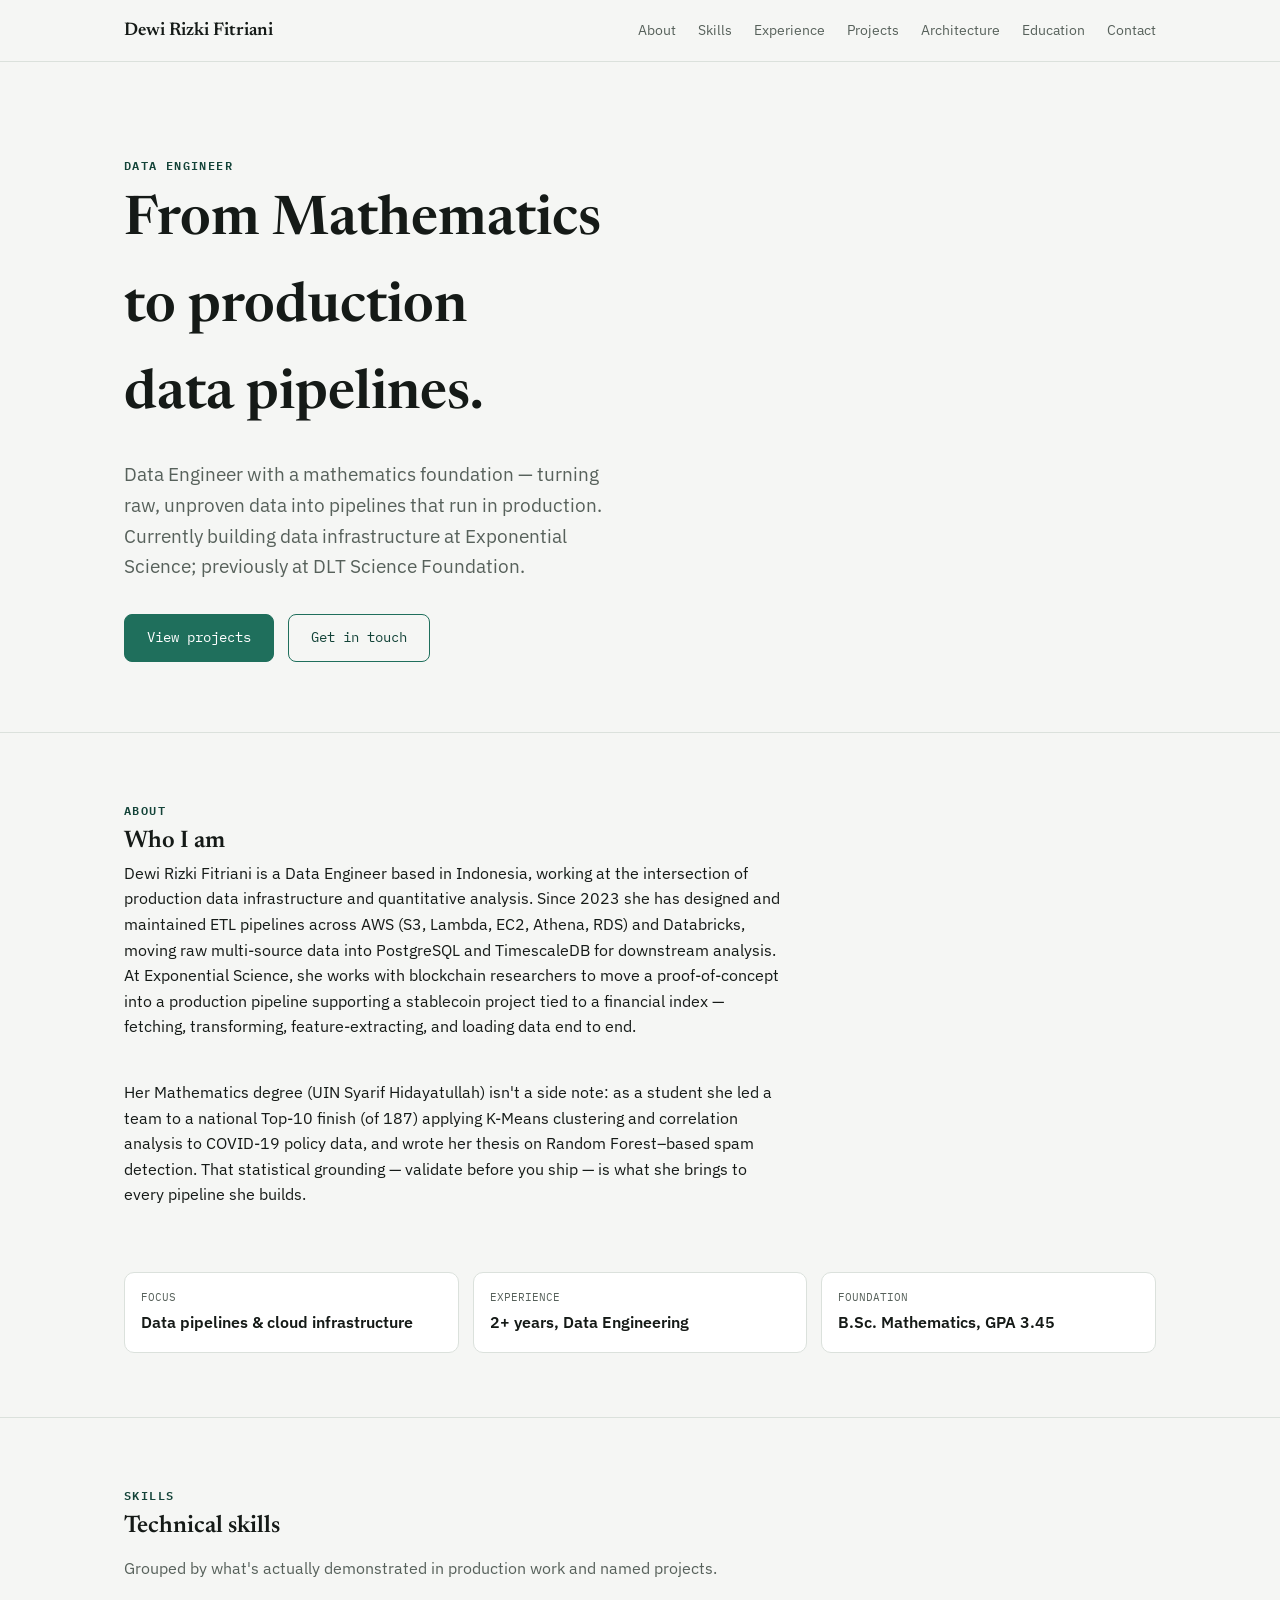
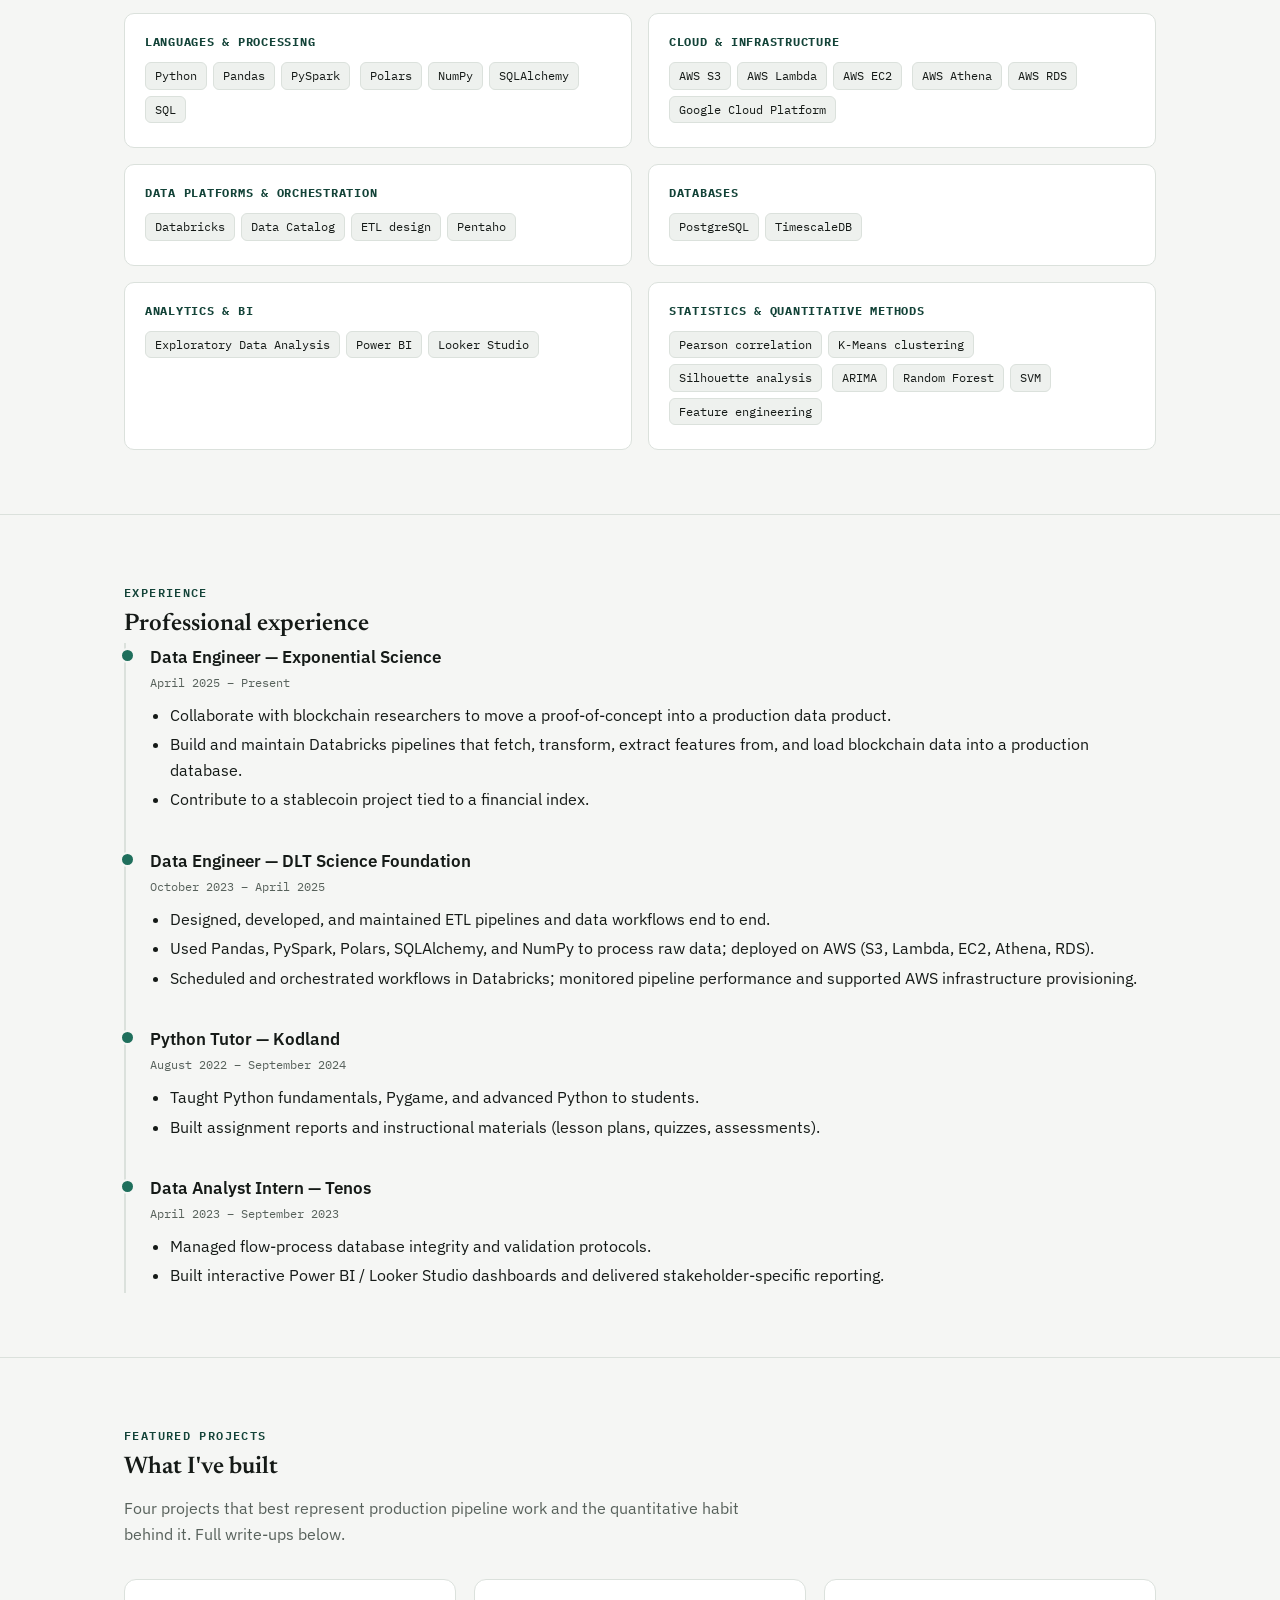
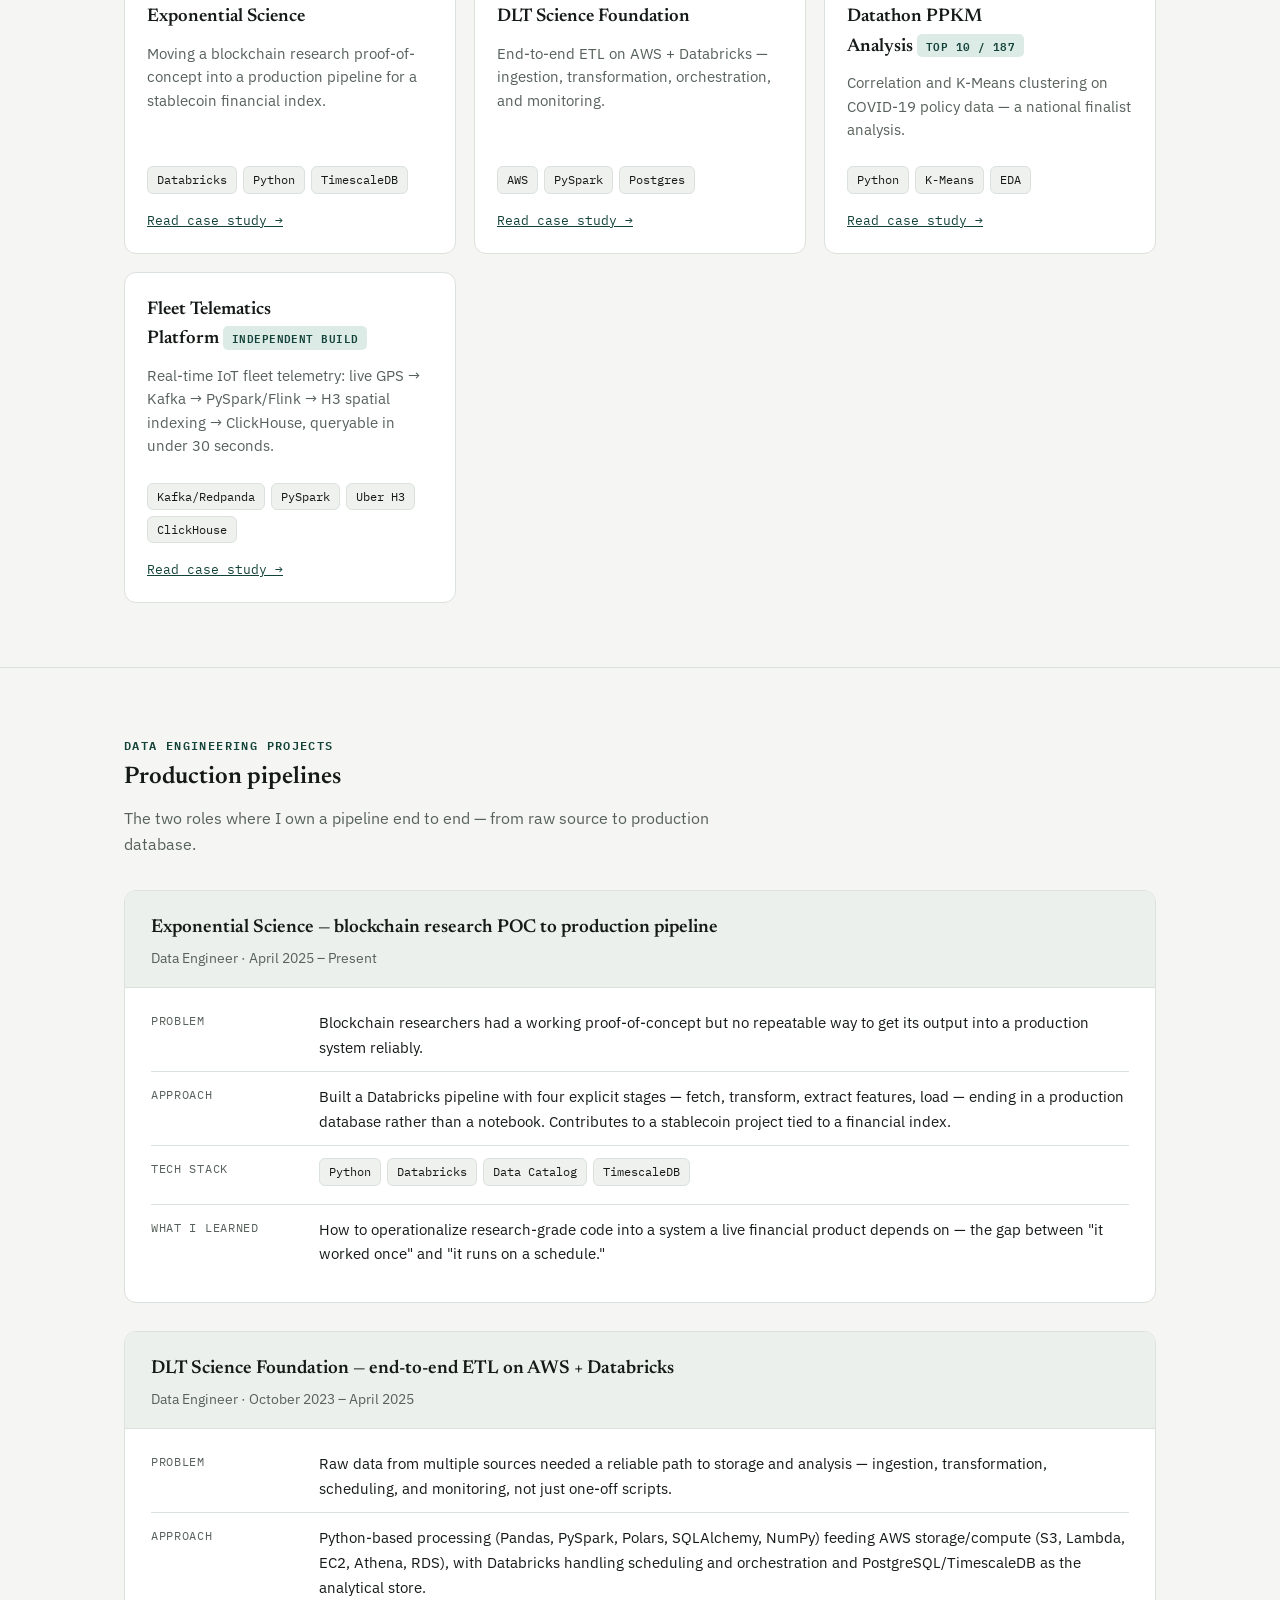
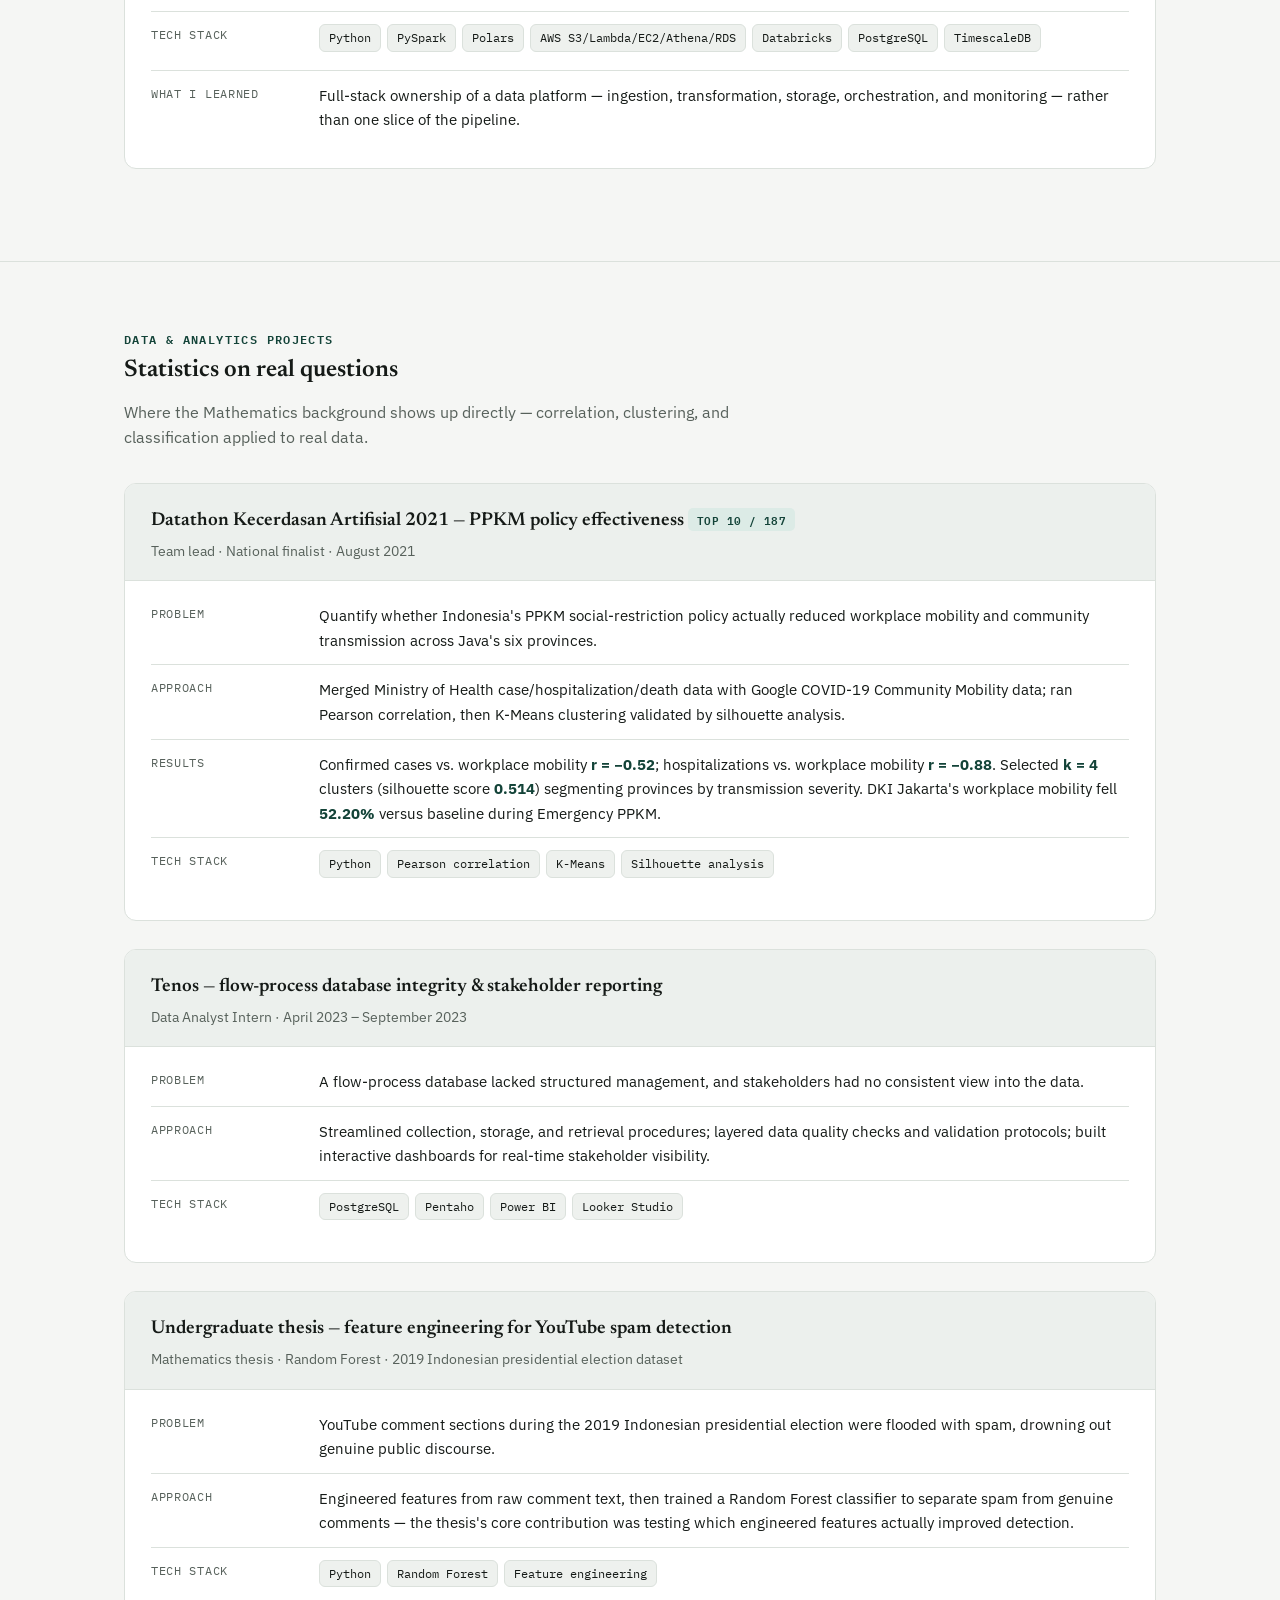
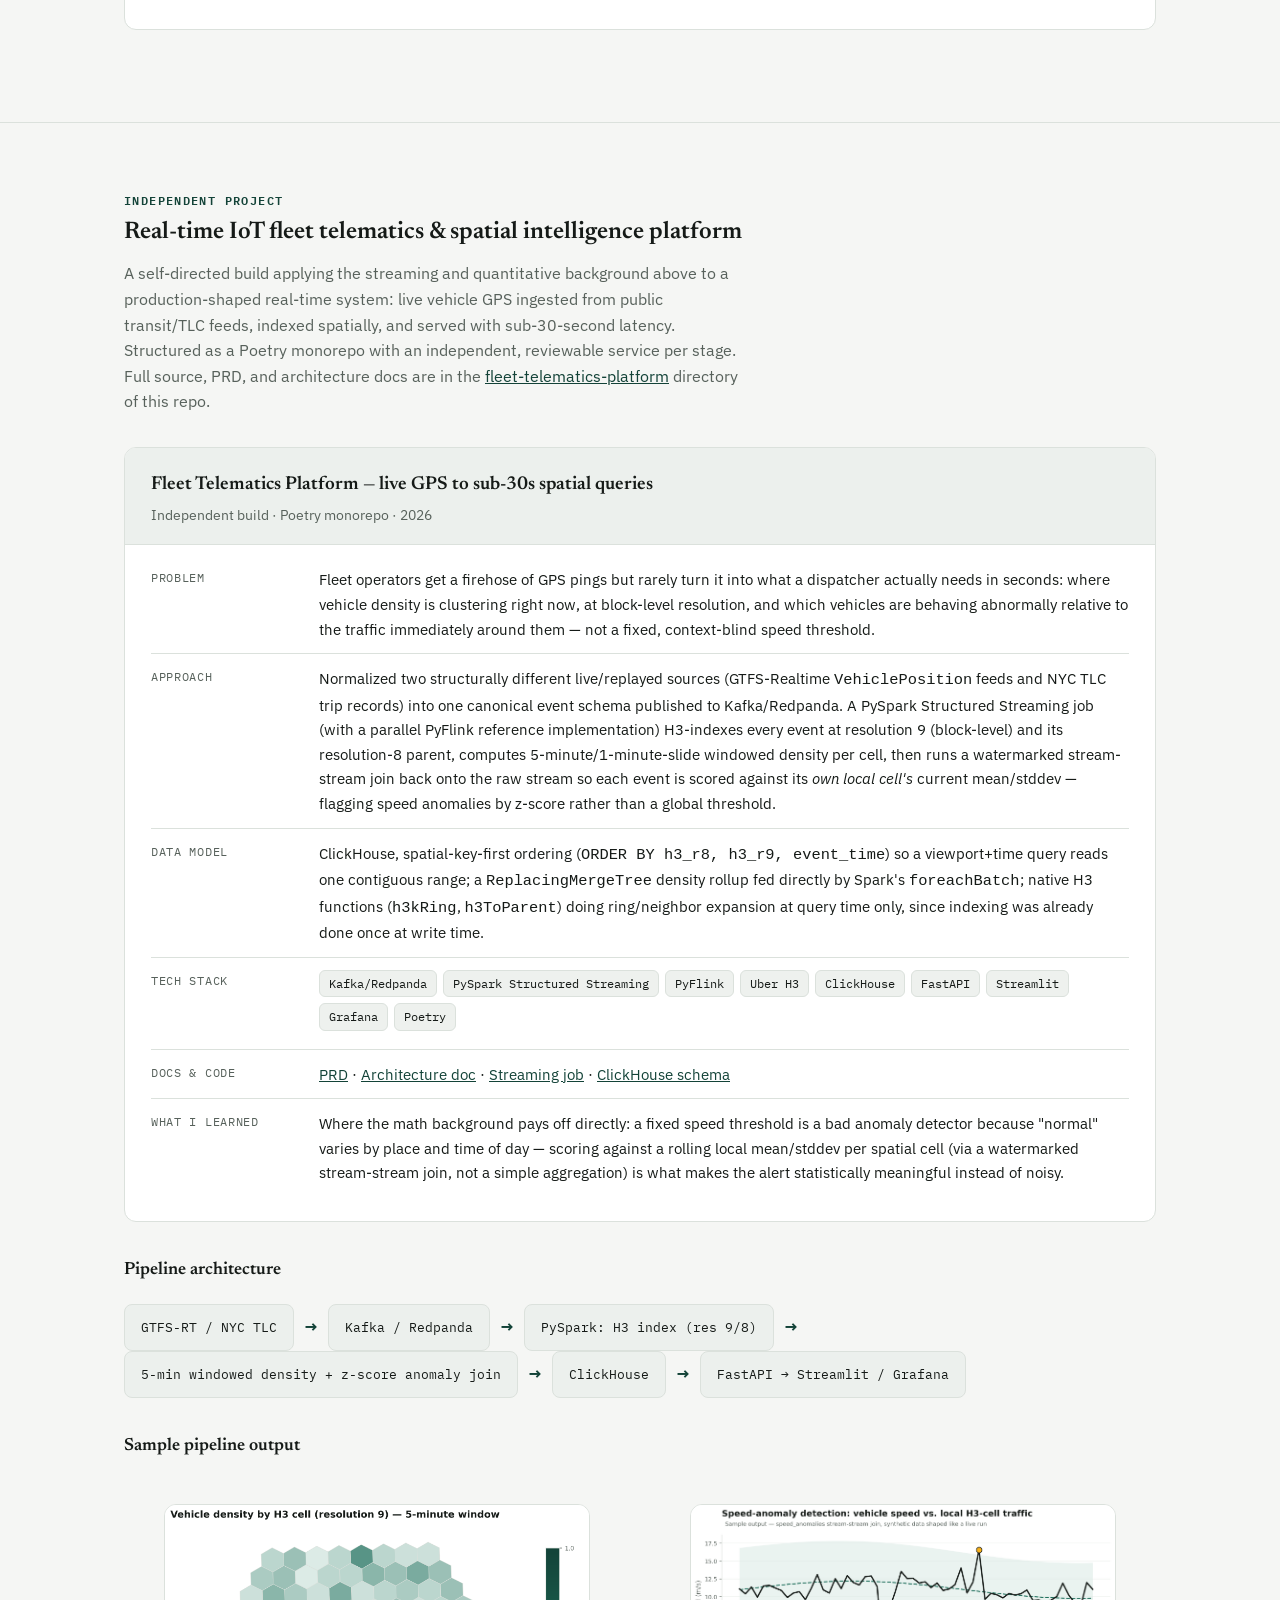
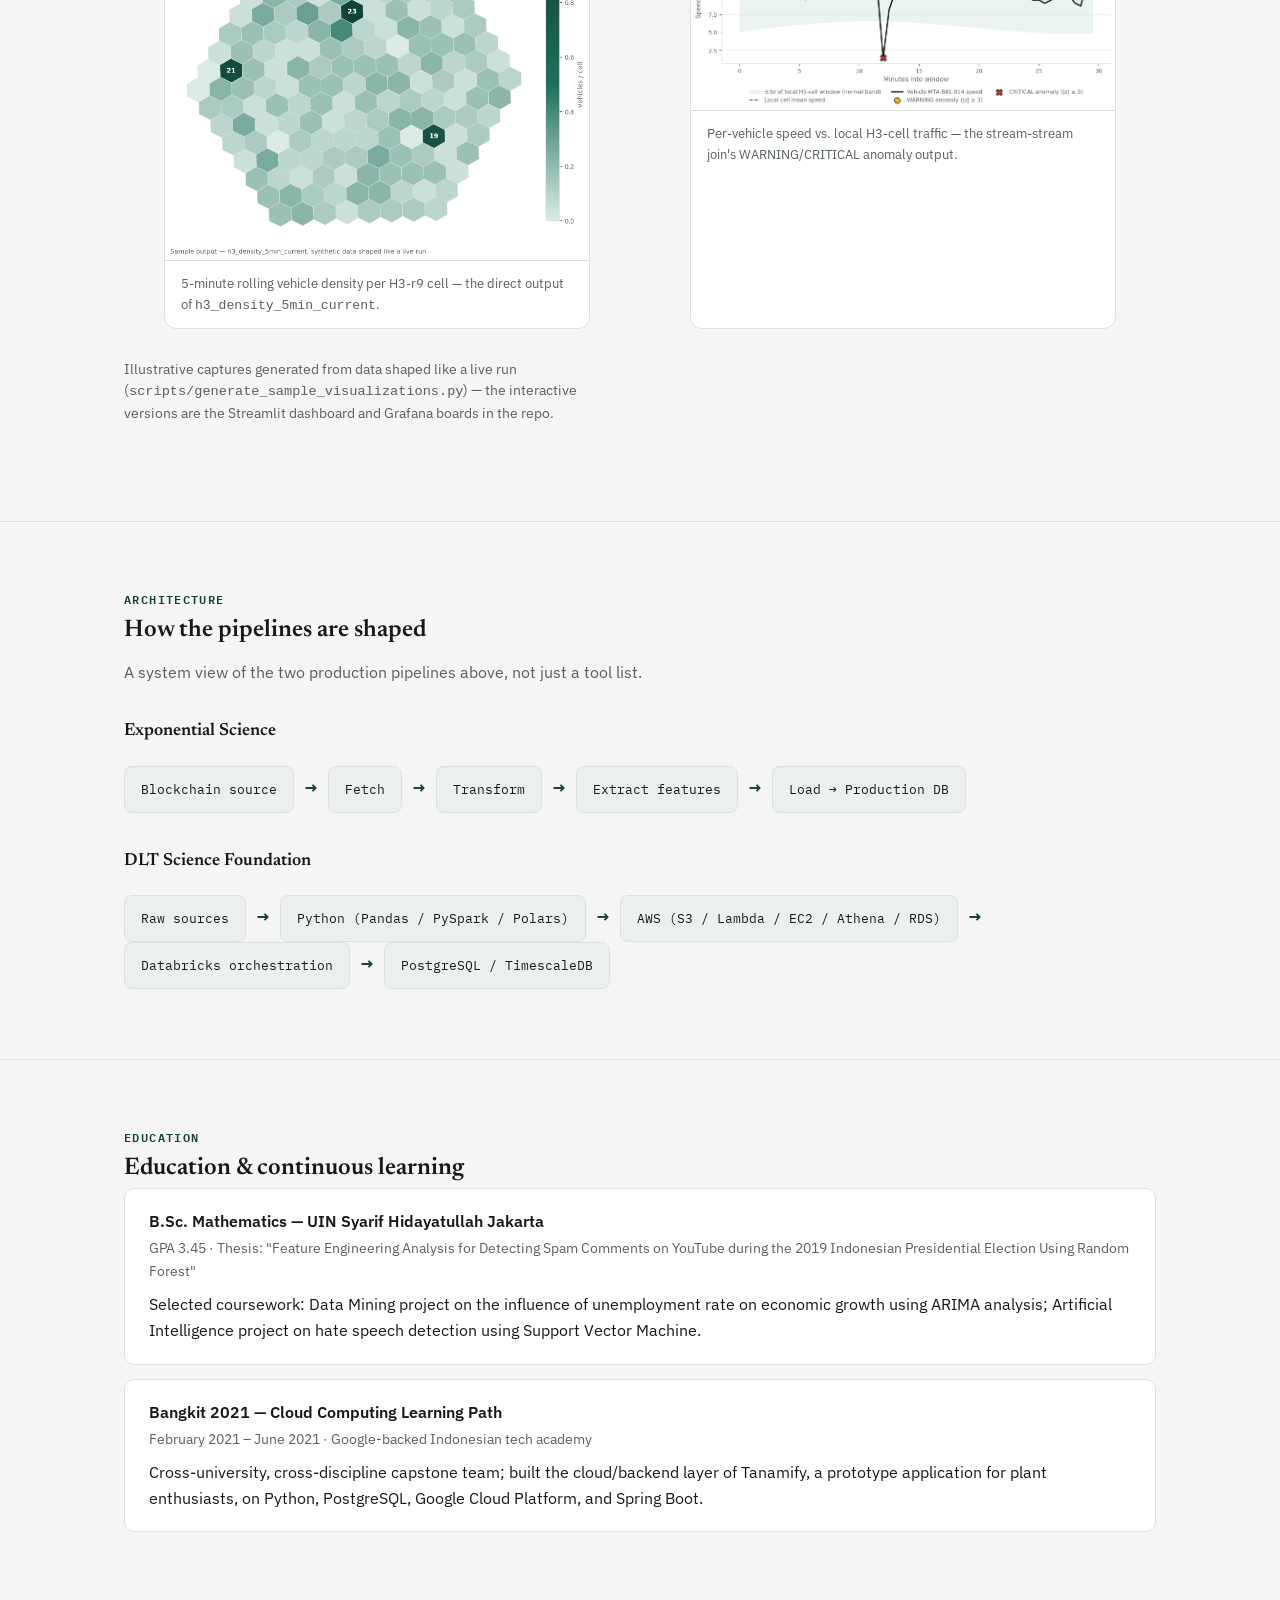
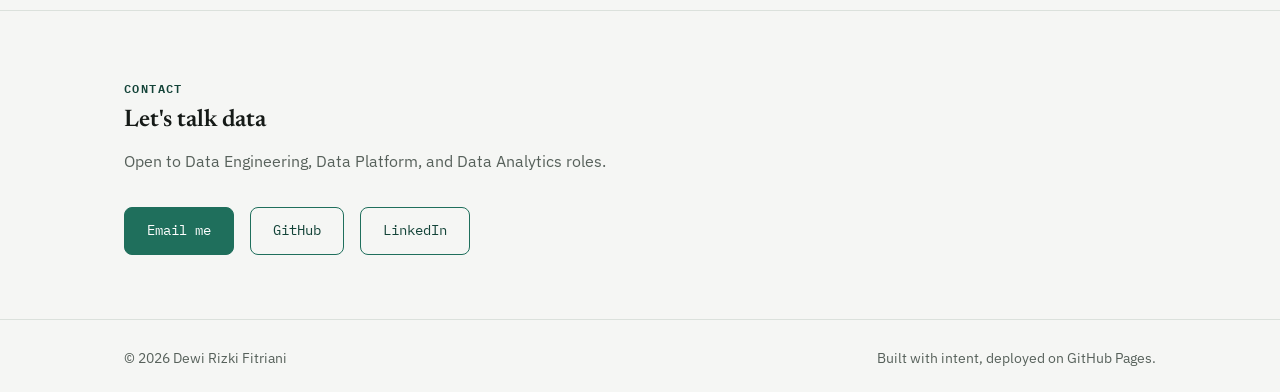
<file: index.html>
<!doctype html>
<html lang="en">
<head>
<meta charset="UTF-8">
<meta name="viewport" content="width=device-width, initial-scale=1.0">
<title>Dewi Rizki Fitriani — Data Engineer</title>
<meta name="description" content="Data Engineer with a mathematics foundation, building ETL pipelines and cloud data infrastructure on AWS and Databricks.">
<link rel="preconnect" href="https://fonts.googleapis.com">
<link rel="stylesheet" href="https://fonts.googleapis.com/css2?family=Newsreader:ital,opsz,wght@0,6..72,400;0,6..72,500;0,6..72,600;0,6..72,700;1,6..72,400&family=IBM+Plex+Sans:wght@400;500;600;700&family=IBM+Plex+Mono:wght@400;500;600&display=swap">
<link rel="stylesheet" href="assets/style.css">
</head>
<body>

<header class="site">
  <div class="wrap bar">
    <div class="brand">Dewi Rizki Fitriani</div>
    <nav class="primary">
      <a href="#about">About</a>
      <a href="#skills">Skills</a>
      <a href="#experience">Experience</a>
      <a href="#projects">Projects</a>
      <a href="#architecture">Architecture</a>
      <a href="#education">Education</a>
      <a href="#contact">Contact</a>
    </nav>
  </div>
</header>

<section class="hero" style="border-top:none;">
  <div class="wrap">
    <span class="eyebrow">Data Engineer</span>
    <h1>From Mathematics to production data pipelines.</h1>
    <p class="tagline">Data Engineer with a mathematics foundation — turning raw, unproven data into pipelines that run in production. Currently building data infrastructure at Exponential Science; previously at DLT Science Foundation.</p>
    <div class="cta-row">
      <a class="btn primary" href="#projects">View projects</a>
      <a class="btn ghost" href="#contact">Get in touch</a>
    </div>
  </div>
</section>

<section id="about">
  <div class="wrap">
    <span class="eyebrow">About</span>
    <h2>Who I am</h2>
    <div class="about-grid">
      <p class="prose" style="max-width:66ch;">Dewi Rizki Fitriani is a Data Engineer based in Indonesia, working at the intersection of production data infrastructure and quantitative analysis. Since 2023 she has designed and maintained ETL pipelines across AWS (S3, Lambda, EC2, Athena, RDS) and Databricks, moving raw multi-source data into PostgreSQL and TimescaleDB for downstream analysis. At Exponential Science, she works with blockchain researchers to move a proof-of-concept into a production pipeline supporting a stablecoin project tied to a financial index — fetching, transforming, feature-extracting, and loading data end to end.</p>
      <p class="prose" style="max-width:66ch;">Her Mathematics degree (UIN Syarif Hidayatullah) isn't a side note: as a student she led a team to a national Top-10 finish (of 187) applying K-Means clustering and correlation analysis to COVID-19 policy data, and wrote her thesis on Random Forest–based spam detection. That statistical grounding — validate before you ship — is what she brings to every pipeline she builds.</p>
      <div class="quickfacts">
        <div class="f"><div class="k">Focus</div><div class="v">Data pipelines &amp; cloud infrastructure</div></div>
        <div class="f"><div class="k">Experience</div><div class="v">2+ years, Data Engineering</div></div>
        <div class="f"><div class="k">Foundation</div><div class="v">B.Sc. Mathematics, GPA 3.45</div></div>
      </div>
    </div>
  </div>
</section>

<section id="skills">
  <div class="wrap">
    <span class="eyebrow">Skills</span>
    <h2>Technical skills</h2>
    <p class="dek">Grouped by what's actually demonstrated in production work and named projects.</p>
    <div class="skillgrid">
      <div class="skillgrp">
        <h4>Languages &amp; processing</h4>
        <span class="tag">Python</span><span class="tag">Pandas</span><span class="tag">PySpark</span>
        <span class="tag">Polars</span><span class="tag">NumPy</span><span class="tag">SQLAlchemy</span><span class="tag">SQL</span>
      </div>
      <div class="skillgrp">
        <h4>Cloud &amp; infrastructure</h4>
        <span class="tag">AWS S3</span><span class="tag">AWS Lambda</span><span class="tag">AWS EC2</span>
        <span class="tag">AWS Athena</span><span class="tag">AWS RDS</span><span class="tag">Google Cloud Platform</span>
      </div>
      <div class="skillgrp">
        <h4>Data platforms &amp; orchestration</h4>
        <span class="tag">Databricks</span><span class="tag">Data Catalog</span><span class="tag">ETL design</span><span class="tag">Pentaho</span>
      </div>
      <div class="skillgrp">
        <h4>Databases</h4>
        <span class="tag">PostgreSQL</span><span class="tag">TimescaleDB</span>
      </div>
      <div class="skillgrp">
        <h4>Analytics &amp; BI</h4>
        <span class="tag">Exploratory Data Analysis</span><span class="tag">Power BI</span><span class="tag">Looker Studio</span>
      </div>
      <div class="skillgrp">
        <h4>Statistics &amp; quantitative methods</h4>
        <span class="tag">Pearson correlation</span><span class="tag">K-Means clustering</span><span class="tag">Silhouette analysis</span>
        <span class="tag">ARIMA</span><span class="tag">Random Forest</span><span class="tag">SVM</span><span class="tag">Feature engineering</span>
      </div>
    </div>
  </div>
</section>

<section id="experience">
  <div class="wrap">
    <span class="eyebrow">Experience</span>
    <h2>Professional experience</h2>
    <div class="tl">
      <div class="tlitem">
        <div class="role">Data Engineer — Exponential Science</div>
        <div class="meta">April 2025 – Present</div>
        <ul>
          <li>Collaborate with blockchain researchers to move a proof-of-concept into a production data product.</li>
          <li>Build and maintain Databricks pipelines that fetch, transform, extract features from, and load blockchain data into a production database.</li>
          <li>Contribute to a stablecoin project tied to a financial index.</li>
        </ul>
      </div>
      <div class="tlitem">
        <div class="role">Data Engineer — DLT Science Foundation</div>
        <div class="meta">October 2023 – April 2025</div>
        <ul>
          <li>Designed, developed, and maintained ETL pipelines and data workflows end to end.</li>
          <li>Used Pandas, PySpark, Polars, SQLAlchemy, and NumPy to process raw data; deployed on AWS (S3, Lambda, EC2, Athena, RDS).</li>
          <li>Scheduled and orchestrated workflows in Databricks; monitored pipeline performance and supported AWS infrastructure provisioning.</li>
        </ul>
      </div>
      <div class="tlitem">
        <div class="role">Python Tutor — Kodland</div>
        <div class="meta">August 2022 – September 2024</div>
        <ul>
          <li>Taught Python fundamentals, Pygame, and advanced Python to students.</li>
          <li>Built assignment reports and instructional materials (lesson plans, quizzes, assessments).</li>
        </ul>
      </div>
      <div class="tlitem">
        <div class="role">Data Analyst Intern — Tenos</div>
        <div class="meta">April 2023 – September 2023</div>
        <ul>
          <li>Managed flow-process database integrity and validation protocols.</li>
          <li>Built interactive Power BI / Looker Studio dashboards and delivered stakeholder-specific reporting.</li>
        </ul>
      </div>
    </div>
  </div>
</section>

<section id="projects">
  <div class="wrap">
    <span class="eyebrow">Featured projects</span>
    <h2>What I've built</h2>
    <p class="dek">Four projects that best represent production pipeline work and the quantitative habit behind it. Full write-ups below.</p>
    <div class="cardgrid">
      <div class="pcard">
        <h3>Exponential Science</h3>
        <p class="hook">Moving a blockchain research proof-of-concept into a production pipeline for a stablecoin financial index.</p>
        <div><span class="tag">Databricks</span><span class="tag">Python</span><span class="tag">TimescaleDB</span></div>
        <a class="readmore" href="#exp-science">Read case study →</a>
      </div>
      <div class="pcard">
        <h3>DLT Science Foundation</h3>
        <p class="hook">End-to-end ETL on AWS + Databricks — ingestion, transformation, orchestration, and monitoring.</p>
        <div><span class="tag">AWS</span><span class="tag">PySpark</span><span class="tag">Postgres</span></div>
        <a class="readmore" href="#dlt-science">Read case study →</a>
      </div>
      <div class="pcard">
        <h3>Datathon PPKM Analysis <span class="badge">Top 10 / 187</span></h3>
        <p class="hook">Correlation and K-Means clustering on COVID-19 policy data — a national finalist analysis.</p>
        <div><span class="tag">Python</span><span class="tag">K-Means</span><span class="tag">EDA</span></div>
        <a class="readmore" href="#datathon">Read case study →</a>
      </div>
      <div class="pcard">
        <h3>Fleet Telematics Platform <span class="badge">Independent build</span></h3>
        <p class="hook">Real-time IoT fleet telemetry: live GPS → Kafka → PySpark/Flink → H3 spatial indexing → ClickHouse, queryable in under 30 seconds.</p>
        <div><span class="tag">Kafka/Redpanda</span><span class="tag">PySpark</span><span class="tag">Uber H3</span><span class="tag">ClickHouse</span></div>
        <a class="readmore" href="#fleet-telematics">Read case study →</a>
      </div>
    </div>
  </div>
</section>

<section id="data-engineering-projects">
  <div class="wrap">
    <span class="eyebrow">Data engineering projects</span>
    <h2>Production pipelines</h2>
    <p class="dek">The two roles where I own a pipeline end to end — from raw source to production database.</p>

    <div class="case" id="exp-science">
      <div class="case-head">
        <h3>Exponential Science — blockchain research POC to production pipeline</h3>
        <div class="meta">Data Engineer · April 2025 – Present</div>
      </div>
      <div class="case-body">
        <div class="field"><div class="k">Problem</div><div class="v">Blockchain researchers had a working proof-of-concept but no repeatable way to get its output into a production system reliably.</div></div>
        <div class="field"><div class="k">Approach</div><div class="v">Built a Databricks pipeline with four explicit stages — fetch, transform, extract features, load — ending in a production database rather than a notebook. Contributes to a stablecoin project tied to a financial index.</div></div>
        <div class="field"><div class="k">Tech stack</div><div class="v"><span class="tag">Python</span><span class="tag">Databricks</span><span class="tag">Data Catalog</span><span class="tag">TimescaleDB</span></div></div>
        <div class="field"><div class="k">What I learned</div><div class="v">How to operationalize research-grade code into a system a live financial product depends on — the gap between "it worked once" and "it runs on a schedule."</div></div>
      </div>
    </div>

    <div class="case" id="dlt-science">
      <div class="case-head">
        <h3>DLT Science Foundation — end-to-end ETL on AWS + Databricks</h3>
        <div class="meta">Data Engineer · October 2023 – April 2025</div>
      </div>
      <div class="case-body">
        <div class="field"><div class="k">Problem</div><div class="v">Raw data from multiple sources needed a reliable path to storage and analysis — ingestion, transformation, scheduling, and monitoring, not just one-off scripts.</div></div>
        <div class="field"><div class="k">Approach</div><div class="v">Python-based processing (Pandas, PySpark, Polars, SQLAlchemy, NumPy) feeding AWS storage/compute (S3, Lambda, EC2, Athena, RDS), with Databricks handling scheduling and orchestration and PostgreSQL/TimescaleDB as the analytical store.</div></div>
        <div class="field"><div class="k">Tech stack</div><div class="v"><span class="tag">Python</span><span class="tag">PySpark</span><span class="tag">Polars</span><span class="tag">AWS S3/Lambda/EC2/Athena/RDS</span><span class="tag">Databricks</span><span class="tag">PostgreSQL</span><span class="tag">TimescaleDB</span></div></div>
        <div class="field"><div class="k">What I learned</div><div class="v">Full-stack ownership of a data platform — ingestion, transformation, storage, orchestration, and monitoring — rather than one slice of the pipeline.</div></div>
      </div>
    </div>
  </div>
</section>

<section id="data-analytics-projects">
  <div class="wrap">
    <span class="eyebrow">Data &amp; analytics projects</span>
    <h2>Statistics on real questions</h2>
    <p class="dek">Where the Mathematics background shows up directly — correlation, clustering, and classification applied to real data.</p>

    <div class="case" id="datathon">
      <div class="case-head">
        <h3>Datathon Kecerdasan Artifisial 2021 — PPKM policy effectiveness <span class="badge">Top 10 / 187</span></h3>
        <div class="meta">Team lead · National finalist · August 2021</div>
      </div>
      <div class="case-body">
        <div class="field"><div class="k">Problem</div><div class="v">Quantify whether Indonesia's PPKM social-restriction policy actually reduced workplace mobility and community transmission across Java's six provinces.</div></div>
        <div class="field"><div class="k">Approach</div><div class="v">Merged Ministry of Health case/hospitalization/death data with Google COVID-19 Community Mobility data; ran Pearson correlation, then K-Means clustering validated by silhouette analysis.</div></div>
        <div class="field"><div class="k">Results</div><div class="v">Confirmed cases vs. workplace mobility <strong>r = −0.52</strong>; hospitalizations vs. workplace mobility <strong>r = −0.88</strong>. Selected <strong>k = 4</strong> clusters (silhouette score <strong>0.514</strong>) segmenting provinces by transmission severity. DKI Jakarta's workplace mobility fell <strong>52.20%</strong> versus baseline during Emergency PPKM.</div></div>
        <div class="field"><div class="k">Tech stack</div><div class="v"><span class="tag">Python</span><span class="tag">Pearson correlation</span><span class="tag">K-Means</span><span class="tag">Silhouette analysis</span></div></div>
      </div>
    </div>

    <div class="case">
      <div class="case-head">
        <h3>Tenos — flow-process database integrity &amp; stakeholder reporting</h3>
        <div class="meta">Data Analyst Intern · April 2023 – September 2023</div>
      </div>
      <div class="case-body">
        <div class="field"><div class="k">Problem</div><div class="v">A flow-process database lacked structured management, and stakeholders had no consistent view into the data.</div></div>
        <div class="field"><div class="k">Approach</div><div class="v">Streamlined collection, storage, and retrieval procedures; layered data quality checks and validation protocols; built interactive dashboards for real-time stakeholder visibility.</div></div>
        <div class="field"><div class="k">Tech stack</div><div class="v"><span class="tag">PostgreSQL</span><span class="tag">Pentaho</span><span class="tag">Power BI</span><span class="tag">Looker Studio</span></div></div>
      </div>
    </div>

    <div class="case">
      <div class="case-head">
        <h3>Undergraduate thesis — feature engineering for YouTube spam detection</h3>
        <div class="meta">Mathematics thesis · Random Forest · 2019 Indonesian presidential election dataset</div>
      </div>
      <div class="case-body">
        <div class="field"><div class="k">Problem</div><div class="v">YouTube comment sections during the 2019 Indonesian presidential election were flooded with spam, drowning out genuine public discourse.</div></div>
        <div class="field"><div class="k">Approach</div><div class="v">Engineered features from raw comment text, then trained a Random Forest classifier to separate spam from genuine comments — the thesis's core contribution was testing which engineered features actually improved detection.</div></div>
        <div class="field"><div class="k">Tech stack</div><div class="v"><span class="tag">Python</span><span class="tag">Random Forest</span><span class="tag">Feature engineering</span></div></div>
      </div>
    </div>
  </div>
</section>

<section id="fleet-telematics-project">
  <div class="wrap">
    <span class="eyebrow">Independent project</span>
    <h2>Real-time IoT fleet telematics &amp; spatial intelligence platform</h2>
    <p class="dek">A self-directed build applying the streaming and quantitative background above to a production-shaped real-time system: live vehicle GPS ingested from public transit/TLC feeds, indexed spatially, and served with sub-30-second latency. Structured as a Poetry monorepo with an independent, reviewable service per stage. Full source, PRD, and architecture docs are in the <a href="https://github.com/dewirizki/dews-personal-portfolio/tree/main/fleet-telematics-platform" target="_blank" rel="noopener">fleet-telematics-platform</a> directory of this repo.</p>

    <div class="case" id="fleet-telematics">
      <div class="case-head">
        <h3>Fleet Telematics Platform — live GPS to sub-30s spatial queries</h3>
        <div class="meta">Independent build · Poetry monorepo · 2026</div>
      </div>
      <div class="case-body">
        <div class="field"><div class="k">Problem</div><div class="v">Fleet operators get a firehose of GPS pings but rarely turn it into what a dispatcher actually needs in seconds: where vehicle density is clustering right now, at block-level resolution, and which vehicles are behaving abnormally relative to the traffic immediately around them — not a fixed, context-blind speed threshold.</div></div>
        <div class="field"><div class="k">Approach</div><div class="v">Normalized two structurally different live/replayed sources (GTFS-Realtime <code>VehiclePosition</code> feeds and NYC TLC trip records) into one canonical event schema published to Kafka/Redpanda. A PySpark Structured Streaming job (with a parallel PyFlink reference implementation) H3-indexes every event at resolution 9 (block-level) and its resolution-8 parent, computes 5-minute/1-minute-slide windowed density per cell, then runs a watermarked stream-stream join back onto the raw stream so each event is scored against its <em>own local cell's</em> current mean/stddev — flagging speed anomalies by z-score rather than a global threshold.</div></div>
        <div class="field"><div class="k">Data model</div><div class="v">ClickHouse, spatial-key-first ordering (<code>ORDER BY h3_r8, h3_r9, event_time</code>) so a viewport+time query reads one contiguous range; a <code>ReplacingMergeTree</code> density rollup fed directly by Spark's <code>foreachBatch</code>; native H3 functions (<code>h3kRing</code>, <code>h3ToParent</code>) doing ring/neighbor expansion at query time only, since indexing was already done once at write time.</div></div>
        <div class="field"><div class="k">Tech stack</div><div class="v"><span class="tag">Kafka/Redpanda</span><span class="tag">PySpark Structured Streaming</span><span class="tag">PyFlink</span><span class="tag">Uber H3</span><span class="tag">ClickHouse</span><span class="tag">FastAPI</span><span class="tag">Streamlit</span><span class="tag">Grafana</span><span class="tag">Poetry</span></div></div>
        <div class="field"><div class="k">Docs &amp; code</div><div class="v"><a href="https://github.com/dewirizki/dews-personal-portfolio/blob/main/fleet-telematics-platform/docs/PRD.md" target="_blank" rel="noopener">PRD</a> · <a href="https://github.com/dewirizki/dews-personal-portfolio/blob/main/fleet-telematics-platform/docs/ARCHITECTURE.md" target="_blank" rel="noopener">Architecture doc</a> · <a href="https://github.com/dewirizki/dews-personal-portfolio/blob/main/fleet-telematics-platform/services/stream_processing/stream_processing/streaming_job.py" target="_blank" rel="noopener">Streaming job</a> · <a href="https://github.com/dewirizki/dews-personal-portfolio/blob/main/fleet-telematics-platform/infra/clickhouse/init/01_schema.sql" target="_blank" rel="noopener">ClickHouse schema</a></div></div>
        <div class="field"><div class="k">What I learned</div><div class="v">Where the math background pays off directly: a fixed speed threshold is a bad anomaly detector because "normal" varies by place and time of day — scoring against a rolling local mean/stddev per spatial cell (via a watermarked stream-stream join, not a simple aggregation) is what makes the alert statistically meaningful instead of noisy.</div></div>
      </div>
    </div>

    <h3 style="font-size:1.1rem;margin:34px 0 6px;">Pipeline architecture</h3>
    <div class="flow">
      <div class="step">GTFS-RT / NYC TLC</div><div class="arrow">→</div>
      <div class="step">Kafka / Redpanda</div><div class="arrow">→</div>
      <div class="step">PySpark: H3 index (res 9/8)</div><div class="arrow">→</div>
      <div class="step">5-min windowed density + z-score anomaly join</div><div class="arrow">→</div>
      <div class="step">ClickHouse</div><div class="arrow">→</div>
      <div class="step">FastAPI → Streamlit / Grafana</div>
    </div>

    <h3 style="font-size:1.1rem;margin:34px 0 6px;">Sample pipeline output</h3>
    <div class="resultgrid">
      <figure class="result">
        <img src="assets/images/fleet-telematics-h3-density.png" alt="H3 resolution-9 hexagon map colored by vehicle density over a 5-minute window, with the three densest cells labeled">
        <figcaption>5-minute rolling vehicle density per H3-r9 cell — the direct output of <code>h3_density_5min_current</code>.</figcaption>
      </figure>
      <figure class="result">
        <img src="assets/images/fleet-telematics-speed-anomaly.png" alt="Line chart of one vehicle's speed against its local H3 cell's mean speed band, with a WARNING and a CRITICAL anomaly point flagged">
        <figcaption>Per-vehicle speed vs. local H3-cell traffic — the stream-stream join's WARNING/CRITICAL anomaly output.</figcaption>
      </figure>
    </div>
    <p class="dek" style="margin-top:14px;font-size:0.85rem;">Illustrative captures generated from data shaped like a live run (<code>scripts/generate_sample_visualizations.py</code>) — the interactive versions are the Streamlit dashboard and Grafana boards in the repo.</p>
  </div>
</section>

<section id="architecture">
  <div class="wrap">
    <span class="eyebrow">Architecture</span>
    <h2>How the pipelines are shaped</h2>
    <p class="dek">A system view of the two production pipelines above, not just a tool list.</p>

    <h3 style="font-size:1.1rem;margin-bottom:6px;">Exponential Science</h3>
    <div class="flow">
      <div class="step">Blockchain source</div><div class="arrow">→</div>
      <div class="step">Fetch</div><div class="arrow">→</div>
      <div class="step">Transform</div><div class="arrow">→</div>
      <div class="step">Extract features</div><div class="arrow">→</div>
      <div class="step">Load → Production DB</div>
    </div>

    <h3 style="font-size:1.1rem;margin:34px 0 6px;">DLT Science Foundation</h3>
    <div class="flow">
      <div class="step">Raw sources</div><div class="arrow">→</div>
      <div class="step">Python (Pandas / PySpark / Polars)</div><div class="arrow">→</div>
      <div class="step">AWS (S3 / Lambda / EC2 / Athena / RDS)</div><div class="arrow">→</div>
      <div class="step">Databricks orchestration</div><div class="arrow">→</div>
      <div class="step">PostgreSQL / TimescaleDB</div>
    </div>
  </div>
</section>

<section id="education">
  <div class="wrap">
    <span class="eyebrow">Education</span>
    <h2>Education &amp; continuous learning</h2>
    <div class="edu-item">
      <div class="school">B.Sc. Mathematics — UIN Syarif Hidayatullah Jakarta</div>
      <div class="meta">GPA 3.45 · Thesis: "Feature Engineering Analysis for Detecting Spam Comments on YouTube during the 2019 Indonesian Presidential Election Using Random Forest"</div>
      <p style="margin-top:10px;">Selected coursework: Data Mining project on the influence of unemployment rate on economic growth using ARIMA analysis; Artificial Intelligence project on hate speech detection using Support Vector Machine.</p>
    </div>
    <div class="edu-item">
      <div class="school">Bangkit 2021 — Cloud Computing Learning Path</div>
      <div class="meta">February 2021 – June 2021 · Google-backed Indonesian tech academy</div>
      <p style="margin-top:10px;">Cross-university, cross-discipline capstone team; built the cloud/backend layer of Tanamify, a prototype application for plant enthusiasts, on Python, PostgreSQL, Google Cloud Platform, and Spring Boot.</p>
    </div>
  </div>
</section>

<section id="contact">
  <div class="wrap">
    <span class="eyebrow">Contact</span>
    <h2>Let's talk data</h2>
    <p class="dek">Open to Data Engineering, Data Platform, and Data Analytics roles.</p>
    <div class="contact-row">
      <a class="btn primary" href="mailto:dewirizkiftrn@gmail.com">Email me</a>
      <a class="btn ghost" href="https://github.com/dewirizki" target="_blank" rel="noopener">GitHub</a>
      <a class="btn ghost" href="https://www.linkedin.com/in/dewirizkifitriani" target="_blank" rel="noopener">LinkedIn</a>
    </div>
  </div>
</section>

<footer class="site">
  <div class="wrap">
    <span>© 2026 Dewi Rizki Fitriani</span>
    <span>Built with intent, deployed on GitHub Pages.</span>
  </div>
</footer>

</body>
</html>
</file>
<file: assets/style.css>
/* ---------------------------------------------------
   Dewi Rizki Fitriani — Data Engineer Portfolio
   Design tokens shared with the Canva deck & blueprint
--------------------------------------------------- */

:root {
  --bg: #F5F6F4;
  --surface: #FFFFFF;
  --surface-alt: #ECF0ED;
  --border: #DBE1DC;
  --text: #151A17;
  --text-muted: #57615B;
  --accent: #1F6F5C;
  --accent-strong: #134338;
  --accent-soft: #DCEBE6;
  --warn: #A9662A;
  --mono-bg: #EEF1EE;
  --max: 1080px;
}

@media (prefers-color-scheme: dark) {
  :root:not([data-theme="light"]) {
    --bg: #12151A;
    --surface: #1A1F25;
    --surface-alt: #20262D;
    --border: #2C333B;
    --text: #E8ECE9;
    --text-muted: #9DA8A2;
    --accent: #57C1A6;
    --accent-strong: #7FD4BC;
    --accent-soft: #1E3833;
    --warn: #E3A45C;
    --mono-bg: #1E252C;
  }
}
:root[data-theme="dark"] {
  --bg: #12151A;
  --surface: #1A1F25;
  --surface-alt: #20262D;
  --border: #2C333B;
  --text: #E8ECE9;
  --text-muted: #9DA8A2;
  --accent: #57C1A6;
  --accent-strong: #7FD4BC;
  --accent-soft: #1E3833;
  --warn: #E3A45C;
  --mono-bg: #1E252C;
}

* { box-sizing: border-box; }
html { scroll-behavior: smooth; }
body {
  margin: 0;
  background: var(--bg);
  color: var(--text);
  font-family: 'IBM Plex Sans', system-ui, sans-serif;
  line-height: 1.6;
  font-size: 16px;
}
h1, h2, h3 {
  font-family: 'Newsreader', Georgia, serif;
  font-weight: 600;
  text-wrap: balance;
  margin: 0;
  color: var(--text);
}
p { margin: 0 0 1em; }
p:last-child { margin-bottom: 0; }
a { color: var(--accent-strong); }
img { max-width: 100%; }

.wrap { max-width: var(--max); margin: 0 auto; padding-inline: 24px; }
.eyebrow {
  font-family: 'IBM Plex Mono', monospace;
  font-size: 0.72rem;
  letter-spacing: 0.12em;
  text-transform: uppercase;
  color: var(--accent-strong);
  font-weight: 600;
}
.tag {
  display: inline-block;
  font-family: 'IBM Plex Mono', monospace;
  font-size: 0.76rem;
  background: var(--mono-bg);
  border: 1px solid var(--border);
  color: var(--text);
  padding: 3px 9px;
  border-radius: 6px;
  margin: 0 6px 6px 0;
}
.badge {
  display: inline-block;
  font-family: 'IBM Plex Mono', monospace;
  font-size: 0.68rem;
  letter-spacing: 0.04em;
  text-transform: uppercase;
  background: var(--accent-soft);
  color: var(--accent-strong);
  padding: 3px 9px;
  border-radius: 5px;
  font-weight: 600;
}

/* header / nav */
header.site {
  position: sticky;
  top: 0;
  z-index: 20;
  background: color-mix(in srgb, var(--bg) 88%, transparent);
  backdrop-filter: blur(8px);
  border-bottom: 1px solid var(--border);
}
header.site .bar {
  display: flex;
  align-items: center;
  justify-content: space-between;
  padding-block: 16px;
}
.brand {
  font-family: 'Newsreader', serif;
  font-weight: 600;
  font-size: 1.15rem;
}
nav.primary { display: flex; gap: 22px; overflow-x: auto; }
nav.primary a {
  font-size: 0.88rem;
  color: var(--text-muted);
  text-decoration: none;
  white-space: nowrap;
}
nav.primary a:hover { color: var(--text); }

/* hero */
.hero {
  padding-block: 90px 70px;
}
.hero .eyebrow { margin-bottom: 14px; }
.hero h1 { font-size: clamp(2.1rem, 5vw, 3.4rem); max-width: 16ch; }
.hero .tagline {
  margin-top: 20px;
  font-size: 1.2rem;
  color: var(--text-muted);
  max-width: 46ch;
}
.hero .cta-row { margin-top: 32px; display: flex; gap: 14px; flex-wrap: wrap; }
.btn {
  display: inline-block;
  font-family: 'IBM Plex Mono', monospace;
  font-size: 0.85rem;
  padding: 12px 22px;
  border-radius: 8px;
  text-decoration: none;
  border: 1px solid var(--accent);
}
.btn.primary { background: var(--accent); color: #fff; }
.btn.ghost { color: var(--accent-strong); }

section { padding-block: 64px; border-top: 1px solid var(--border); }
section .dek { color: var(--text-muted); max-width: 62ch; margin: 10px 0 32px; }

/* about */
.about-grid { display: grid; grid-template-columns: 1fr; gap: 24px; }
.quickfacts {
  display: grid; grid-template-columns: repeat(3, 1fr); gap: 14px;
  margin-top: 24px;
}
.quickfacts .f {
  background: var(--surface); border: 1px solid var(--border); border-radius: 10px;
  padding: 16px;
}
.quickfacts .f .k { font-family: 'IBM Plex Mono', monospace; font-size: 0.68rem; text-transform: uppercase; color: var(--text-muted); }
.quickfacts .f .v { font-weight: 600; margin-top: 4px; }

/* skills */
.skillgrid { display: grid; grid-template-columns: repeat(2, 1fr); gap: 16px; }
.skillgrp {
  border: 1px solid var(--border); background: var(--surface);
  border-radius: 10px; padding: 18px 20px;
}
.skillgrp h4 {
  font-family: 'IBM Plex Mono', monospace; font-size: 0.78rem;
  text-transform: uppercase; letter-spacing: 0.06em; color: var(--accent-strong);
  margin: 0 0 10px;
}

/* timeline */
.tl { border-left: 2px solid var(--border); padding-left: 24px; display: flex; flex-direction: column; gap: 30px; }
.tlitem { position: relative; }
.tlitem::before {
  content: ""; position: absolute; left: -30px; top: 5px;
  width: 11px; height: 11px; border-radius: 50%;
  background: var(--accent); border: 2px solid var(--bg);
}
.tlitem .role { font-weight: 600; font-size: 1.08rem; }
.tlitem .meta { font-family: 'IBM Plex Mono', monospace; font-size: 0.78rem; color: var(--text-muted); margin: 2px 0 10px; }
.tlitem ul { margin: 0; padding-left: 20px; color: var(--text); }
.tlitem li { margin-bottom: 4px; }

/* project cards */
.cardgrid { display: grid; grid-template-columns: repeat(3, 1fr); gap: 18px; }
.pcard {
  background: var(--surface); border: 1px solid var(--border); border-radius: 12px;
  padding: 22px; display: flex; flex-direction: column; gap: 10px;
}
.pcard h3 { font-size: 1.15rem; }
.pcard .hook { color: var(--text-muted); font-size: 0.92rem; flex: 1; }
.pcard a.readmore { font-size: 0.82rem; font-family: 'IBM Plex Mono', monospace; }

/* case study */
.case {
  border: 1px solid var(--border); background: var(--surface); border-radius: 12px;
  overflow: hidden; margin-bottom: 28px;
}
.case-head { padding: 22px 26px 18px; border-bottom: 1px solid var(--border); background: var(--surface-alt); }
.case-head .meta { color: var(--text-muted); font-size: 0.88rem; margin-top: 4px; }
.case-body { padding: 10px 26px 24px; }
.field { display: grid; grid-template-columns: 150px 1fr; gap: 18px; padding: 12px 0; border-top: 1px solid var(--border); }
.field:first-child { border-top: none; }
.field .k { font-family: 'IBM Plex Mono', monospace; font-size: 0.72rem; text-transform: uppercase; letter-spacing: 0.06em; color: var(--text-muted); padding-top: 2px; }
.field .v { font-size: 0.96rem; }
.field .v strong { color: var(--accent-strong); }

/* result graphics (sample pipeline output images) */
.resultgrid { display: grid; grid-template-columns: 1fr 1fr; gap: 20px; margin-top: 28px; }
.result {
  background: var(--surface); border: 1px solid var(--border); border-radius: 12px;
  overflow: hidden;
}
.result img { display: block; width: 100%; }
.result figcaption {
  padding: 12px 16px; font-size: 0.82rem; color: var(--text-muted);
  border-top: 1px solid var(--border);
}

/* architecture diagram */
.flow { display: flex; align-items: center; flex-wrap: wrap; gap: 0; margin: 20px 0 6px; }
.flow .step {
  background: var(--surface-alt); border: 1px solid var(--border); border-radius: 8px;
  padding: 12px 16px; font-family: 'IBM Plex Mono', monospace; font-size: 0.82rem;
  text-align: center;
}
.flow .arrow { padding: 0 10px; color: var(--accent-strong); font-weight: 700; }

/* education */
.edu-item { background: var(--surface); border: 1px solid var(--border); border-radius: 10px; padding: 20px 24px; margin-bottom: 14px; }
.edu-item .school { font-weight: 600; }
.edu-item .meta { color: var(--text-muted); font-size: 0.9rem; margin-top: 2px; }

/* contact */
.contact-row { display: flex; gap: 16px; flex-wrap: wrap; margin-top: 20px; }
.contact-row a.btn { }

footer.site {
  border-top: 1px solid var(--border);
  padding-block: 28px;
  color: var(--text-muted);
  font-size: 0.85rem;
}
footer.site .wrap { display: flex; justify-content: space-between; flex-wrap: wrap; gap: 10px; }

@media (max-width: 760px) {
  .skillgrid, .cardgrid, .quickfacts, .resultgrid { grid-template-columns: 1fr; }
  .field { grid-template-columns: 1fr; gap: 4px; }
  nav.primary { width: 100%; }
}
</file>
